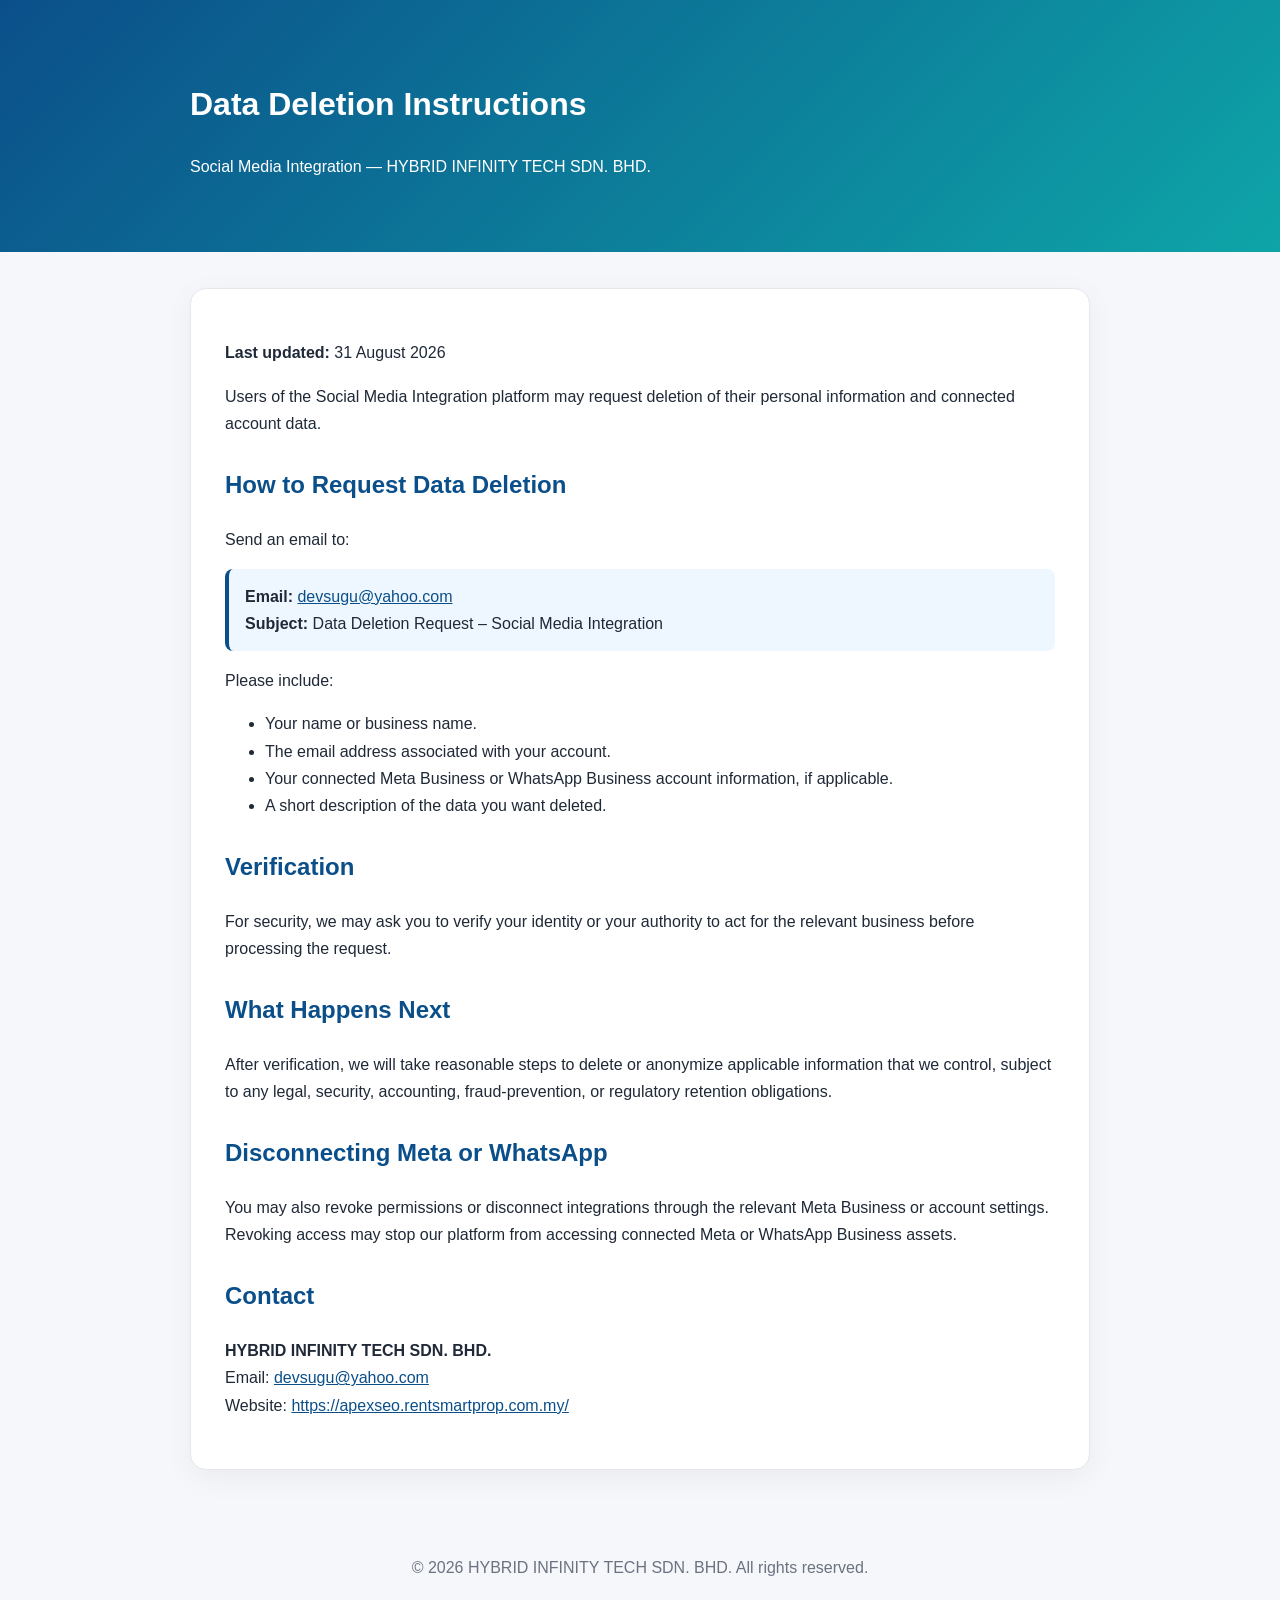
<file: AI_SEO_App_Latest/semrush-lite/data-deletion/index.html>
<!DOCTYPE html>
<html lang="en">
<head>
<meta charset="UTF-8">
<meta name="viewport" content="width=device-width, initial-scale=1.0">
<title>Data Deletion Instructions | Social Media Integration</title>

<style>
body{margin:0;font-family:Arial,Helvetica,sans-serif;background:#f5f7fb;color:#1f2937;line-height:1.7}
header{background:linear-gradient(135deg,#0b4f8a,#0ea5a8);color:white;padding:56px 20px}
.wrap{max-width:900px;margin:0 auto}
main{padding:36px 20px 60px}
.card{background:white;border:1px solid #e5e7eb;border-radius:16px;padding:34px;box-shadow:0 8px 30px rgba(0,0,0,.05)}
h2{color:#0b4f8a;margin-top:28px}
a{color:#0b4f8a}
.note{background:#eef7ff;border-left:4px solid #0b4f8a;padding:14px 16px;border-radius:8px}
footer{text-align:center;color:#6b7280;padding:24px}
</style>

</head>
<body>
<header><div class="wrap">
<h1>Data Deletion Instructions</h1>
<p>Social Media Integration — HYBRID INFINITY TECH SDN. BHD.</p>
</div></header>

<main><div class="wrap"><div class="card">
<p><strong>Last updated:</strong> 31 August 2026</p>

<p>Users of the Social Media Integration platform may request deletion of their personal information and connected account data.</p>

<h2>How to Request Data Deletion</h2>
<p>Send an email to:</p>

<div class="note">
<strong>Email:</strong>
<a href="mailto:devsugu@yahoo.com">devsugu@yahoo.com</a><br>
<strong>Subject:</strong> Data Deletion Request – Social Media Integration
</div>

<p>Please include:</p>
<ul>
<li>Your name or business name.</li>
<li>The email address associated with your account.</li>
<li>Your connected Meta Business or WhatsApp Business account information, if applicable.</li>
<li>A short description of the data you want deleted.</li>
</ul>

<h2>Verification</h2>
<p>For security, we may ask you to verify your identity or your authority to act for the relevant business before processing the request.</p>

<h2>What Happens Next</h2>
<p>After verification, we will take reasonable steps to delete or anonymize applicable information that we control, subject to any legal, security, accounting, fraud-prevention, or regulatory retention obligations.</p>

<h2>Disconnecting Meta or WhatsApp</h2>
<p>You may also revoke permissions or disconnect integrations through the relevant Meta Business or account settings. Revoking access may stop our platform from accessing connected Meta or WhatsApp Business assets.</p>

<h2>Contact</h2>
<p><strong>HYBRID INFINITY TECH SDN. BHD.</strong><br>
Email: <a href="mailto:devsugu@yahoo.com">devsugu@yahoo.com</a><br>
Website: <a href="https://apexseo.rentsmartprop.com.my/">https://apexseo.rentsmartprop.com.my/</a>
</p>
</div></div></main>

<footer>&copy; 2026 HYBRID INFINITY TECH SDN. BHD. All rights reserved.</footer>
</body>
</html>
</file>
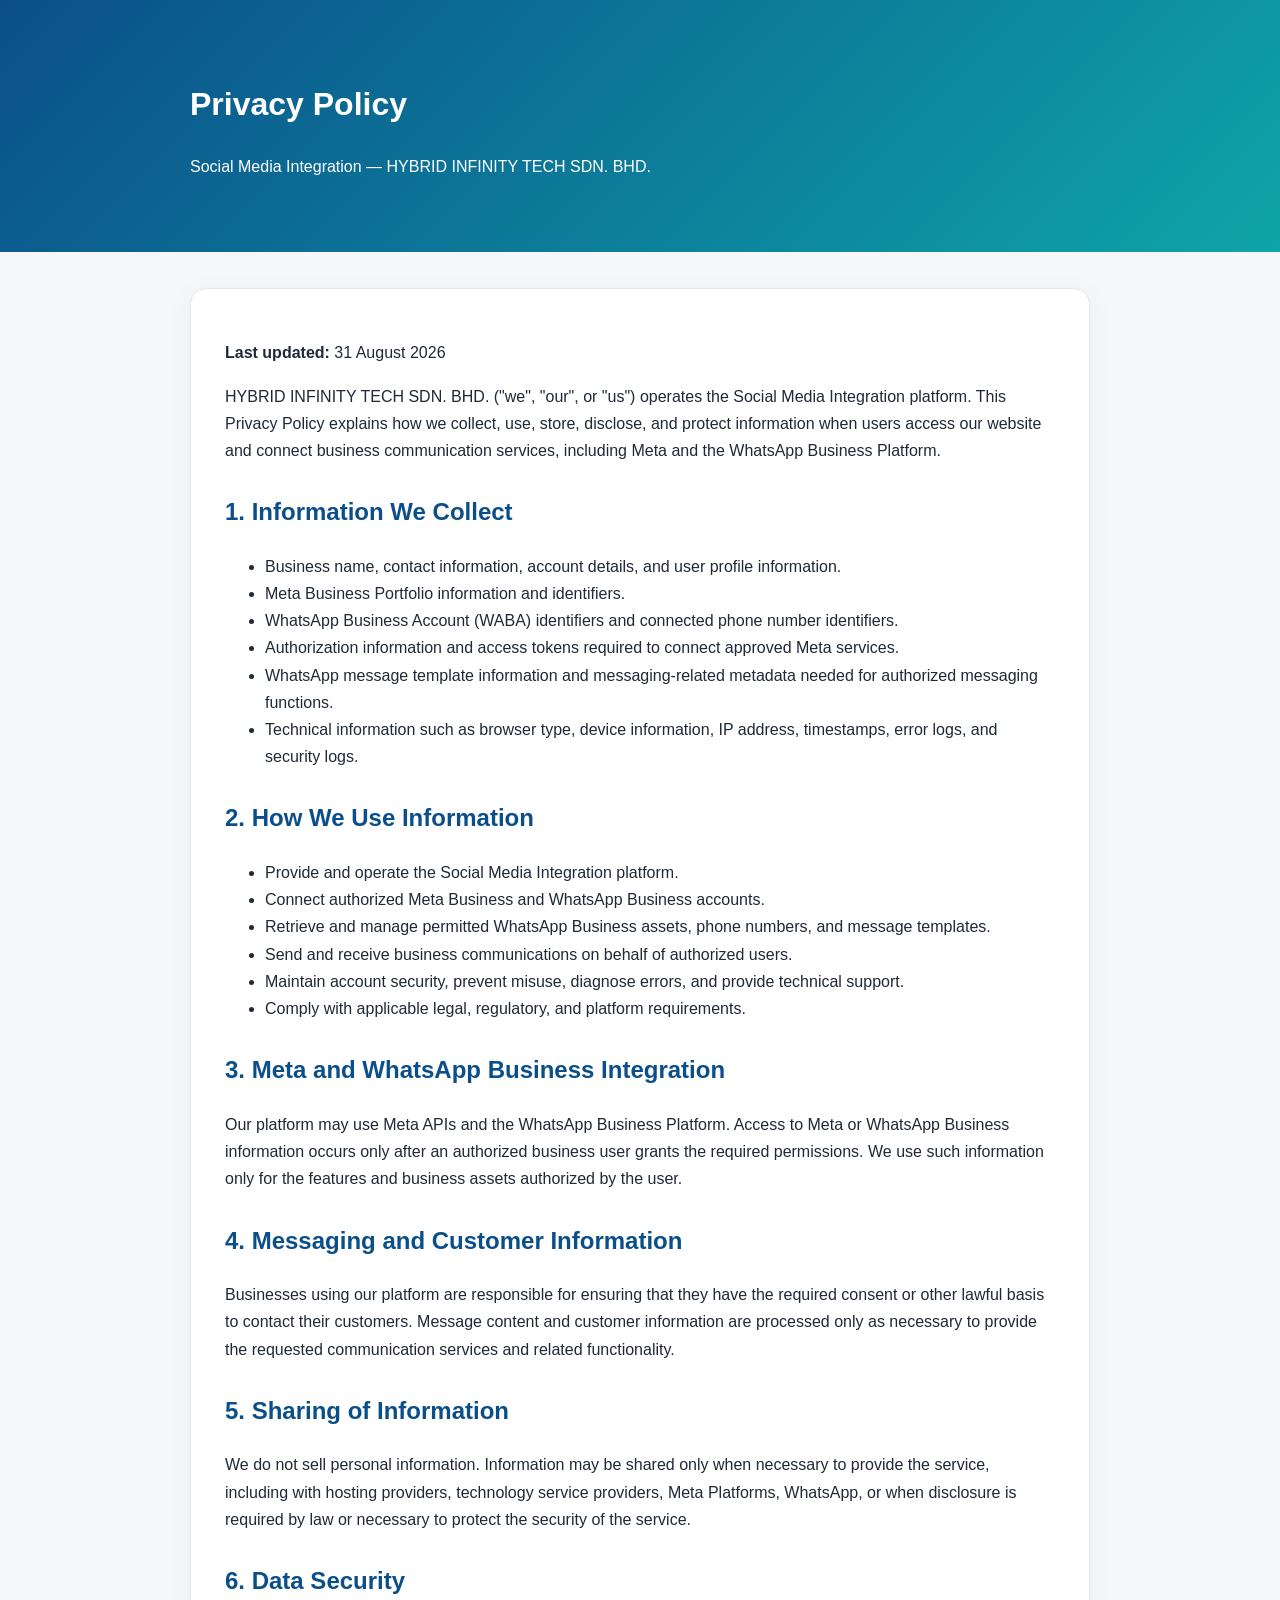
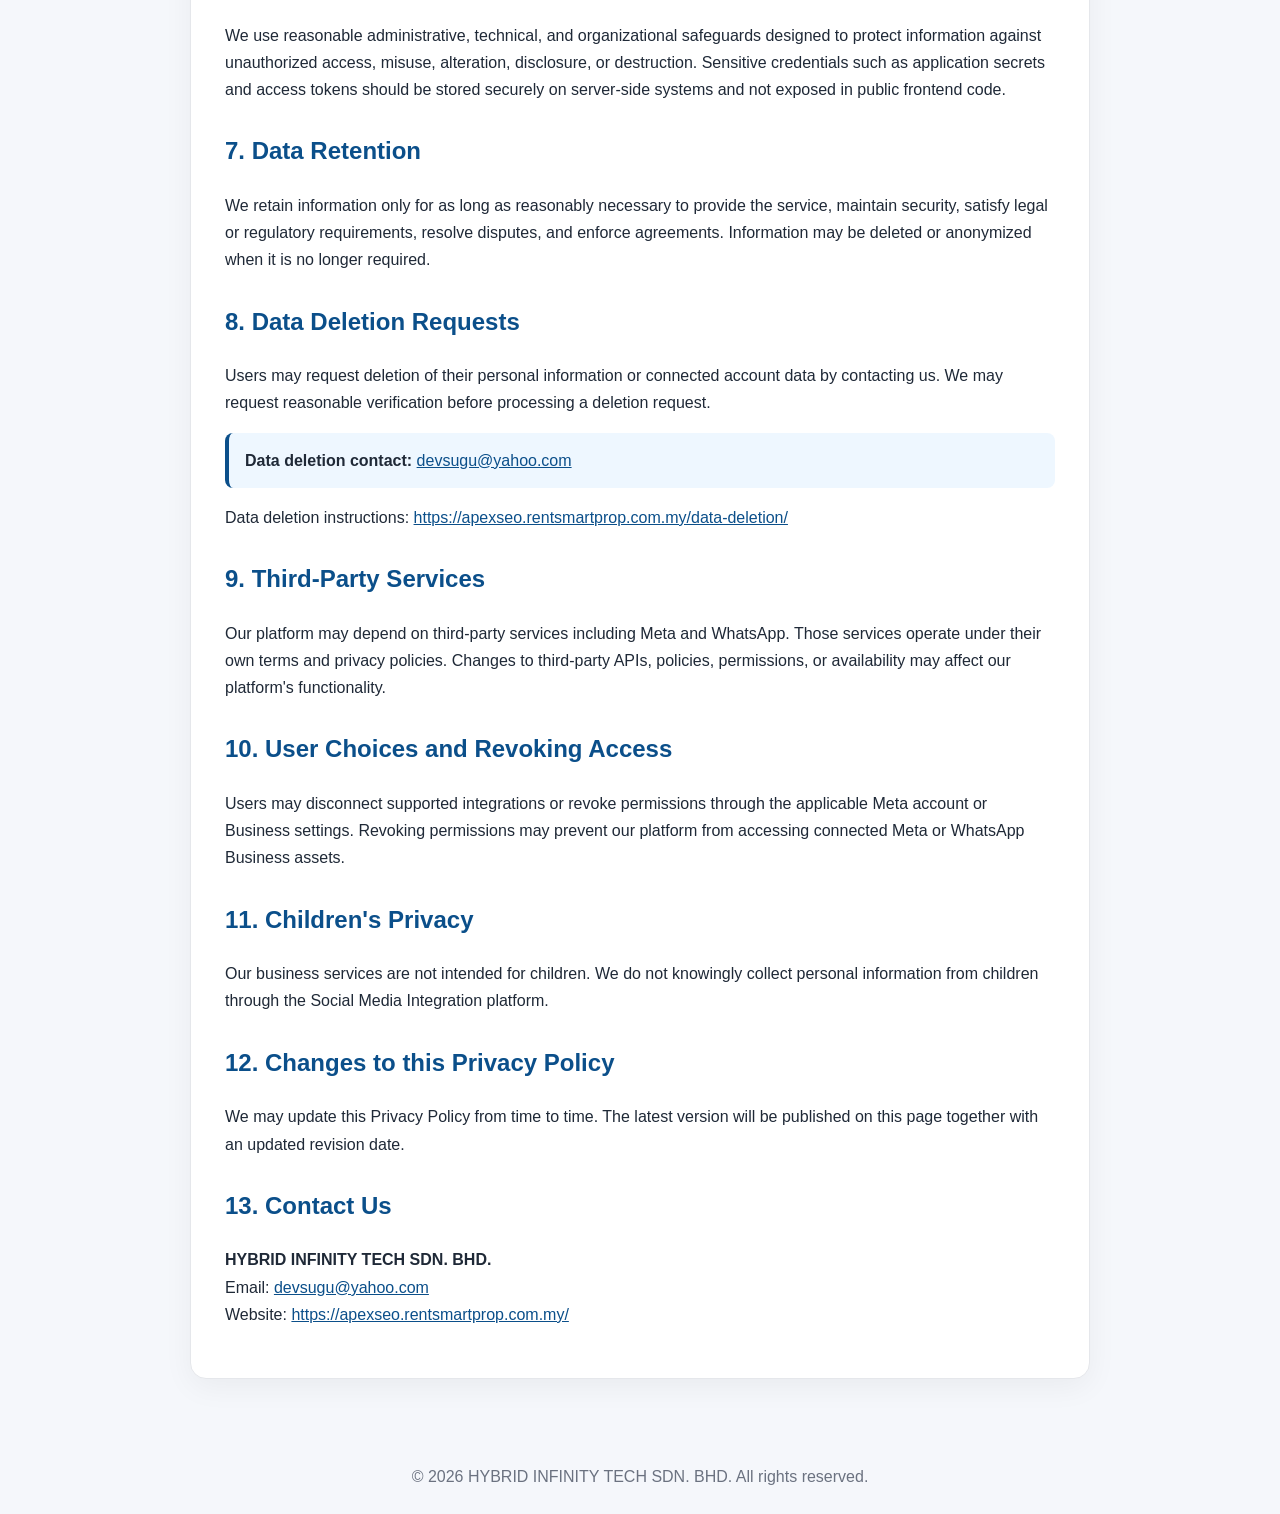
<file: AI_SEO_App_Latest/semrush-lite/privacy/index.html>
<!DOCTYPE html>
<html lang="en">
<head>
<meta charset="UTF-8">
<meta name="viewport" content="width=device-width, initial-scale=1.0">
<title>Privacy Policy | Social Media Integration</title>
<style>
body{margin:0;font-family:Arial,Helvetica,sans-serif;background:#f5f7fb;color:#1f2937;line-height:1.7}
header{background:linear-gradient(135deg,#0b4f8a,#0ea5a8);color:white;padding:56px 20px}
.wrap{max-width:900px;margin:0 auto}
main{padding:36px 20px 60px}
.card{background:white;border:1px solid #e5e7eb;border-radius:16px;padding:34px;box-shadow:0 8px 30px rgba(0,0,0,.05)}
h2{color:#0b4f8a;margin-top:28px}
a{color:#0b4f8a}
.note{background:#eef7ff;border-left:4px solid #0b4f8a;padding:14px 16px;border-radius:8px}
footer{text-align:center;color:#6b7280;padding:24px}
</style>
</head>
<body>
<header><div class="wrap">
<h1>Privacy Policy</h1>
<p>Social Media Integration — HYBRID INFINITY TECH SDN. BHD.</p>
</div></header>

<main><div class="wrap"><div class="card">
<p><strong>Last updated:</strong> 31 August 2026</p>

<p>HYBRID INFINITY TECH SDN. BHD. ("we", "our", or "us") operates the Social Media Integration platform. This Privacy Policy explains how we collect, use, store, disclose, and protect information when users access our website and connect business communication services, including Meta and the WhatsApp Business Platform.</p>

<h2>1. Information We Collect</h2>
<ul>
<li>Business name, contact information, account details, and user profile information.</li>
<li>Meta Business Portfolio information and identifiers.</li>
<li>WhatsApp Business Account (WABA) identifiers and connected phone number identifiers.</li>
<li>Authorization information and access tokens required to connect approved Meta services.</li>
<li>WhatsApp message template information and messaging-related metadata needed for authorized messaging functions.</li>
<li>Technical information such as browser type, device information, IP address, timestamps, error logs, and security logs.</li>
</ul>

<h2>2. How We Use Information</h2>
<ul>
<li>Provide and operate the Social Media Integration platform.</li>
<li>Connect authorized Meta Business and WhatsApp Business accounts.</li>
<li>Retrieve and manage permitted WhatsApp Business assets, phone numbers, and message templates.</li>
<li>Send and receive business communications on behalf of authorized users.</li>
<li>Maintain account security, prevent misuse, diagnose errors, and provide technical support.</li>
<li>Comply with applicable legal, regulatory, and platform requirements.</li>
</ul>

<h2>3. Meta and WhatsApp Business Integration</h2>
<p>Our platform may use Meta APIs and the WhatsApp Business Platform. Access to Meta or WhatsApp Business information occurs only after an authorized business user grants the required permissions. We use such information only for the features and business assets authorized by the user.</p>

<h2>4. Messaging and Customer Information</h2>
<p>Businesses using our platform are responsible for ensuring that they have the required consent or other lawful basis to contact their customers. Message content and customer information are processed only as necessary to provide the requested communication services and related functionality.</p>

<h2>5. Sharing of Information</h2>
<p>We do not sell personal information. Information may be shared only when necessary to provide the service, including with hosting providers, technology service providers, Meta Platforms, WhatsApp, or when disclosure is required by law or necessary to protect the security of the service.</p>

<h2>6. Data Security</h2>
<p>We use reasonable administrative, technical, and organizational safeguards designed to protect information against unauthorized access, misuse, alteration, disclosure, or destruction. Sensitive credentials such as application secrets and access tokens should be stored securely on server-side systems and not exposed in public frontend code.</p>

<h2>7. Data Retention</h2>
<p>We retain information only for as long as reasonably necessary to provide the service, maintain security, satisfy legal or regulatory requirements, resolve disputes, and enforce agreements. Information may be deleted or anonymized when it is no longer required.</p>

<h2>8. Data Deletion Requests</h2>
<p>Users may request deletion of their personal information or connected account data by contacting us. We may request reasonable verification before processing a deletion request.</p>
<div class="note"><strong>Data deletion contact:</strong> <a href="mailto:devsugu@yahoo.com">devsugu@yahoo.com</a></div>
<p>Data deletion instructions: <a href="https://apexseo.rentsmartprop.com.my/data-deletion/">https://apexseo.rentsmartprop.com.my/data-deletion/</a></p>

<h2>9. Third-Party Services</h2>
<p>Our platform may depend on third-party services including Meta and WhatsApp. Those services operate under their own terms and privacy policies. Changes to third-party APIs, policies, permissions, or availability may affect our platform's functionality.</p>

<h2>10. User Choices and Revoking Access</h2>
<p>Users may disconnect supported integrations or revoke permissions through the applicable Meta account or Business settings. Revoking permissions may prevent our platform from accessing connected Meta or WhatsApp Business assets.</p>

<h2>11. Children's Privacy</h2>
<p>Our business services are not intended for children. We do not knowingly collect personal information from children through the Social Media Integration platform.</p>

<h2>12. Changes to this Privacy Policy</h2>
<p>We may update this Privacy Policy from time to time. The latest version will be published on this page together with an updated revision date.</p>

<h2>13. Contact Us</h2>
<p><strong>HYBRID INFINITY TECH SDN. BHD.</strong><br>
Email: <a href="mailto:devsugu@yahoo.com">devsugu@yahoo.com</a><br>
Website: <a href="https://apexseo.rentsmartprop.com.my/">https://apexseo.rentsmartprop.com.my/</a></p>
</div></div></main>

<footer>&copy; 2026 HYBRID INFINITY TECH SDN. BHD. All rights reserved.</footer>
</body>
</html>
</file>
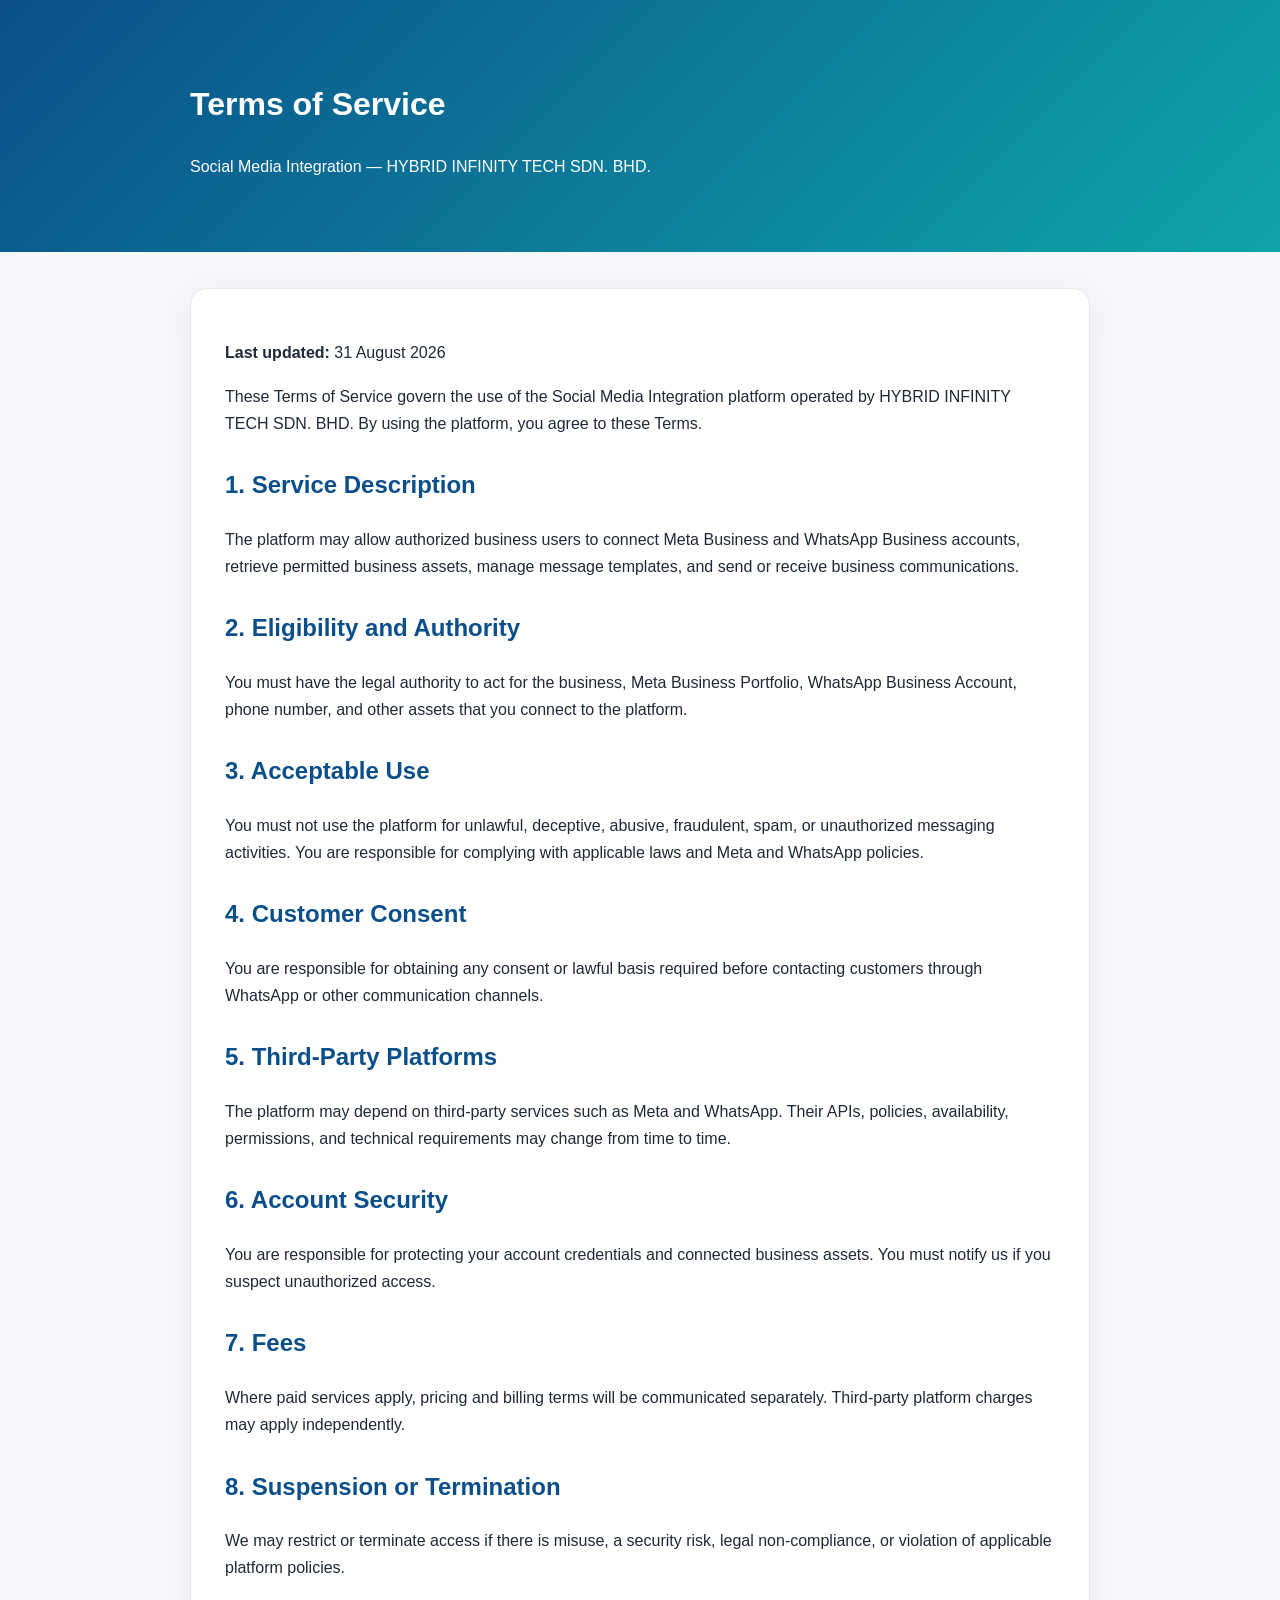
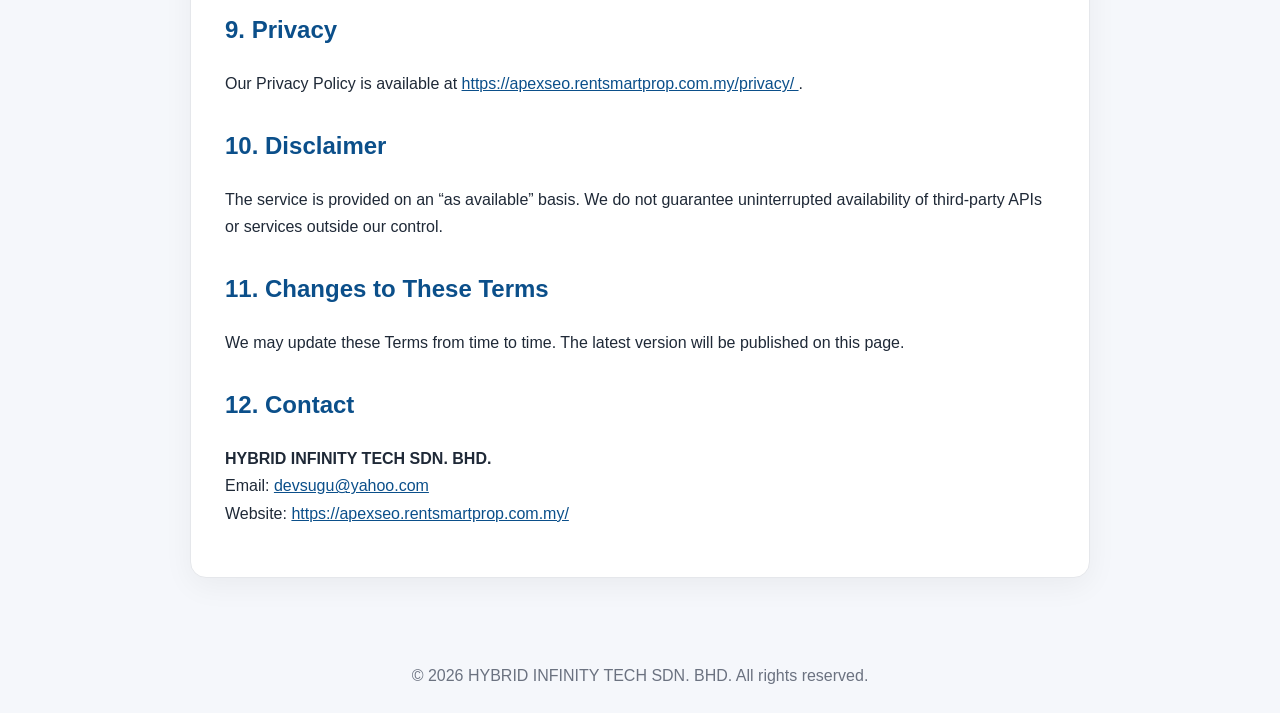
<file: AI_SEO_App_Latest/semrush-lite/terms/index.html>
<!DOCTYPE html>
<html lang="en">
<head>
<meta charset="UTF-8">
<meta name="viewport" content="width=device-width, initial-scale=1.0">
<title>Terms of Service | Social Media Integration</title>

<style>
body{margin:0;font-family:Arial,Helvetica,sans-serif;background:#f5f7fb;color:#1f2937;line-height:1.7}
header{background:linear-gradient(135deg,#0b4f8a,#0ea5a8);color:white;padding:56px 20px}
.wrap{max-width:900px;margin:0 auto}
main{padding:36px 20px 60px}
.card{background:white;border:1px solid #e5e7eb;border-radius:16px;padding:34px;box-shadow:0 8px 30px rgba(0,0,0,.05)}
h2{color:#0b4f8a;margin-top:28px}
a{color:#0b4f8a}
.note{background:#eef7ff;border-left:4px solid #0b4f8a;padding:14px 16px;border-radius:8px}
footer{text-align:center;color:#6b7280;padding:24px}
</style>

</head>
<body>
<header><div class="wrap">
<h1>Terms of Service</h1>
<p>Social Media Integration — HYBRID INFINITY TECH SDN. BHD.</p>
</div></header>

<main><div class="wrap"><div class="card">
<p><strong>Last updated:</strong> 31 August 2026</p>

<p>These Terms of Service govern the use of the Social Media Integration platform operated by HYBRID INFINITY TECH SDN. BHD. By using the platform, you agree to these Terms.</p>

<h2>1. Service Description</h2>
<p>The platform may allow authorized business users to connect Meta Business and WhatsApp Business accounts, retrieve permitted business assets, manage message templates, and send or receive business communications.</p>

<h2>2. Eligibility and Authority</h2>
<p>You must have the legal authority to act for the business, Meta Business Portfolio, WhatsApp Business Account, phone number, and other assets that you connect to the platform.</p>

<h2>3. Acceptable Use</h2>
<p>You must not use the platform for unlawful, deceptive, abusive, fraudulent, spam, or unauthorized messaging activities. You are responsible for complying with applicable laws and Meta and WhatsApp policies.</p>

<h2>4. Customer Consent</h2>
<p>You are responsible for obtaining any consent or lawful basis required before contacting customers through WhatsApp or other communication channels.</p>

<h2>5. Third-Party Platforms</h2>
<p>The platform may depend on third-party services such as Meta and WhatsApp. Their APIs, policies, availability, permissions, and technical requirements may change from time to time.</p>

<h2>6. Account Security</h2>
<p>You are responsible for protecting your account credentials and connected business assets. You must notify us if you suspect unauthorized access.</p>

<h2>7. Fees</h2>
<p>Where paid services apply, pricing and billing terms will be communicated separately. Third-party platform charges may apply independently.</p>

<h2>8. Suspension or Termination</h2>
<p>We may restrict or terminate access if there is misuse, a security risk, legal non-compliance, or violation of applicable platform policies.</p>

<h2>9. Privacy</h2>
<p>Our Privacy Policy is available at
<a href="https://apexseo.rentsmartprop.com.my/privacy/">
https://apexseo.rentsmartprop.com.my/privacy/
</a>.
</p>

<h2>10. Disclaimer</h2>
<p>The service is provided on an “as available” basis. We do not guarantee uninterrupted availability of third-party APIs or services outside our control.</p>

<h2>11. Changes to These Terms</h2>
<p>We may update these Terms from time to time. The latest version will be published on this page.</p>

<h2>12. Contact</h2>
<p><strong>HYBRID INFINITY TECH SDN. BHD.</strong><br>
Email: <a href="mailto:devsugu@yahoo.com">devsugu@yahoo.com</a><br>
Website: <a href="https://apexseo.rentsmartprop.com.my/">https://apexseo.rentsmartprop.com.my/</a>
</p>
</div></div></main>

<footer>&copy; 2026 HYBRID INFINITY TECH SDN. BHD. All rights reserved.</footer>
</body>
</html>
</file>
